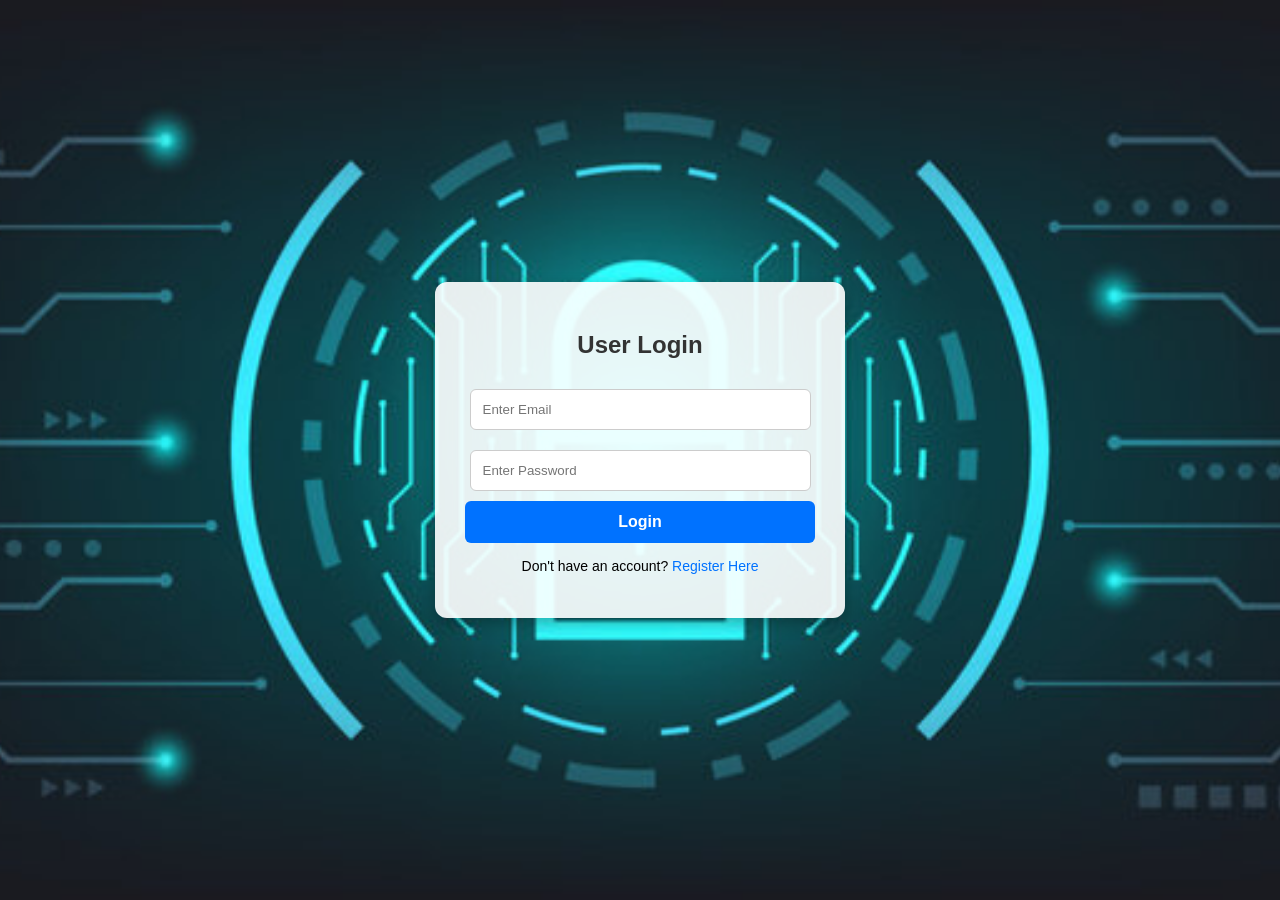
<file: src/main/resources/static/index.html>
<!DOCTYPE html>
<html lang="en">
<head>
  <meta charset="UTF-8">
  <meta name="viewport" content="width=device-width, initial-scale=1.0">
  <title>Art Gallery Management System</title>
  <link rel="stylesheet" href="style1.css">
</head>
<body>
  <script src="agms.js"></script>

  <!-- Header -->
  <header>
    <nav>
      <h1>🎨 Art Gallery</h1>
      <ul>
        <li><a href="index.html">Home</a></li>
        <li><a href="artworks.html">Artworks</a></li>
        <li><a href="artists.html">Artists</a></li>
        <li><a href="exhibitions.html">Exhibitions</a></li>
        <li><a href="contact.html">Contact</a></li>
        <li><a href="admin-login.html">Admin</a></li>
        <li><a href="login.html">Log Out</a></li>

      </ul>
    </nav>
  </header>

  <!-- Hero Section -->
  <section class="hero">
    <h2>Welcome to Our Art Gallery</h2>
    <p>Explore the beauty of art and creativity from world-renowned artists</p>
    <a href="artworks.html" class="btn">Browse Collection</a>
  </section>

  <!-- Footer -->
  <footer>
    <p>&copy; 2025 Art Gallery Management System | All rights reserved</p>
  </footer>
  <script>
  // Redirect user back to login page if not logged in
  if (localStorage.getItem("loggedIn") !== "true") {
    window.location.href = "login.html";
  }
</script>

</body>
</html>
</file>
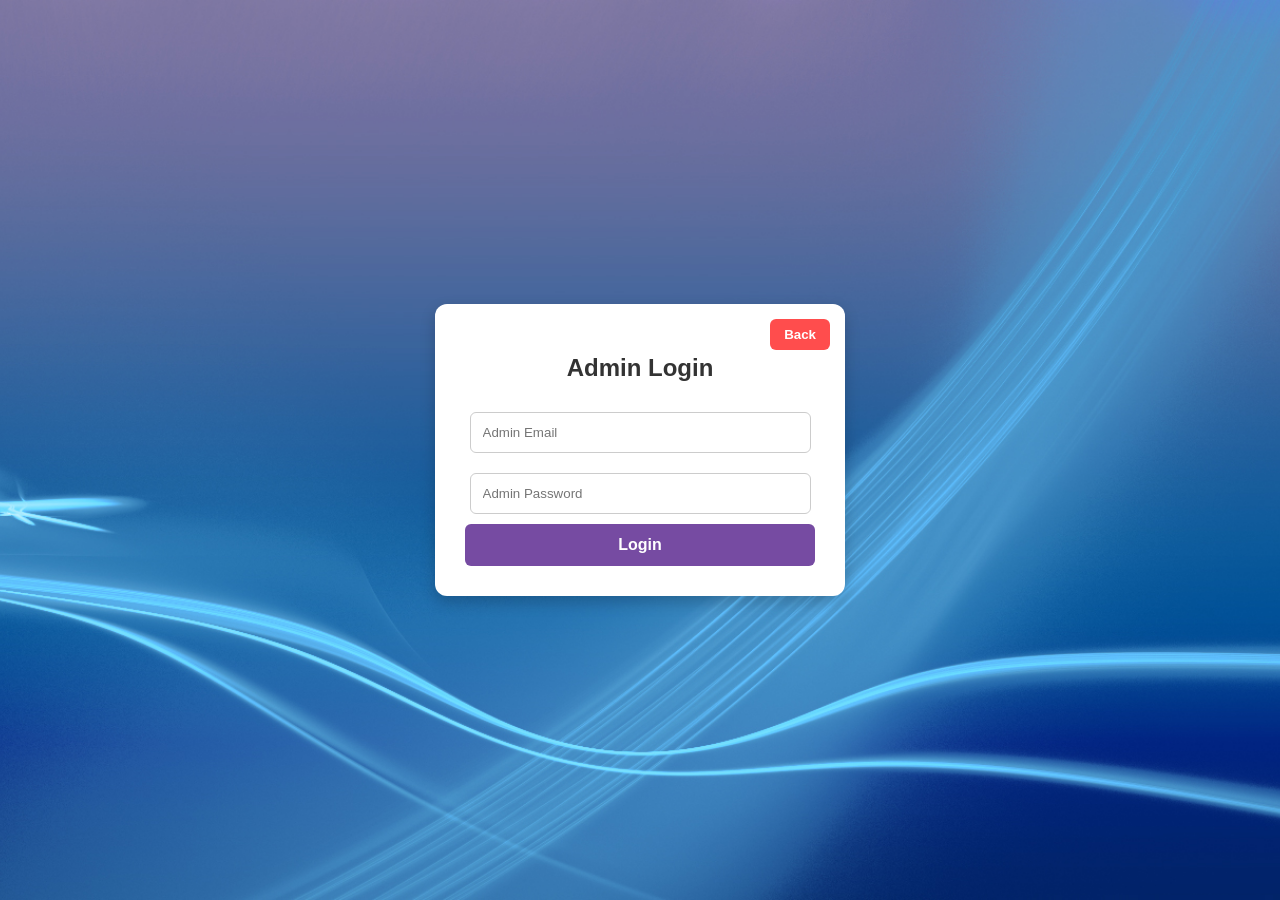
<file: src/main/resources/static/admin-login.html>
<!DOCTYPE html>
<html lang="en">
<head>
  <meta charset="UTF-8">
  <meta name="viewport" content="width=device-width, initial-scale=1.0">
  <title>Admin Login</title>
  <style>
    body {
      font-family: Arial, sans-serif;
      display: flex;
      justify-content: center;
      align-items: center;
      height: 100vh;
      margin: 0;
      background-image: url(admin.jpg);
      background-size: cover;
      background-position: center;
    }
    .login-container {
      background: #fff;
      padding: 30px;
      border-radius: 12px;
      box-shadow: 0 6px 15px rgba(0,0,0,0.2);
      width: 350px;
      text-align: center;
      position: relative;
    }
    h2 { margin-bottom: 20px; color: #333; }
    input[type="text"], input[type="password"] {
      width: 90%; padding: 12px; margin: 10px 0;
      border: 1px solid #ccc; border-radius: 6px;
    }
    input[type="submit"] {
      width: 100%; padding: 12px; background: #764ba2;
      color: white; border: none; border-radius: 6px;
      cursor: pointer; font-size: 16px; font-weight: bold;
    }
    input[type="submit"]:hover { background: #5a3586; }
    .logout-btn {
      position: absolute; top: 15px; right: 15px;
      background: #ff4d4d; color: white; border: none;
      padding: 8px 14px; border-radius: 6px; cursor: pointer; font-weight: bold;
    }
    .logout-btn:hover { background: #cc0000; }
  </style>
</head>
<body>
  <div class="login-container">
    <button class="logout-btn" onclick="logout()">Back</button>
    <h2>Admin Login</h2>
    <form onsubmit="return validateAdminLogin()">
      <input type="text" id="admin-username" placeholder="Admin Email" required><br>
      <input type="password" id="admin-password" placeholder="Admin Password" required><br>
      <input type="submit" value="Login">
    </form>
  </div>

  <script>
    function validateAdminLogin() {
      const email = document.getElementById("admin-username").value;
      const password = document.getElementById("admin-password").value;
console.log("EMAIL:[" + email + "]");
console.log("PASSWORD:[" + password + "]");
      fetch("/api/users/login", {
        method: "POST",
        headers: { "Content-Type": "application/json" },
        body: JSON.stringify({ email: email, password: password })
      })
        .then(response => response.text())
        .then(result => {
          if (result.includes("Role: ADMIN")) {
            localStorage.setItem("adminLoggedIn", "true");
            window.location.href = "admin.html";
          } else {
            alert("Invalid Admin credentials!");
          }
        })
        .catch(error => {
          alert("Error connecting to server. Is the backend running?");
          console.error(error);
        });

      return false;
    }

    function logout() {
      localStorage.removeItem("adminLoggedIn");
      window.location.href = "index.html";
    }
  </script>
</body>
</html>
</file>
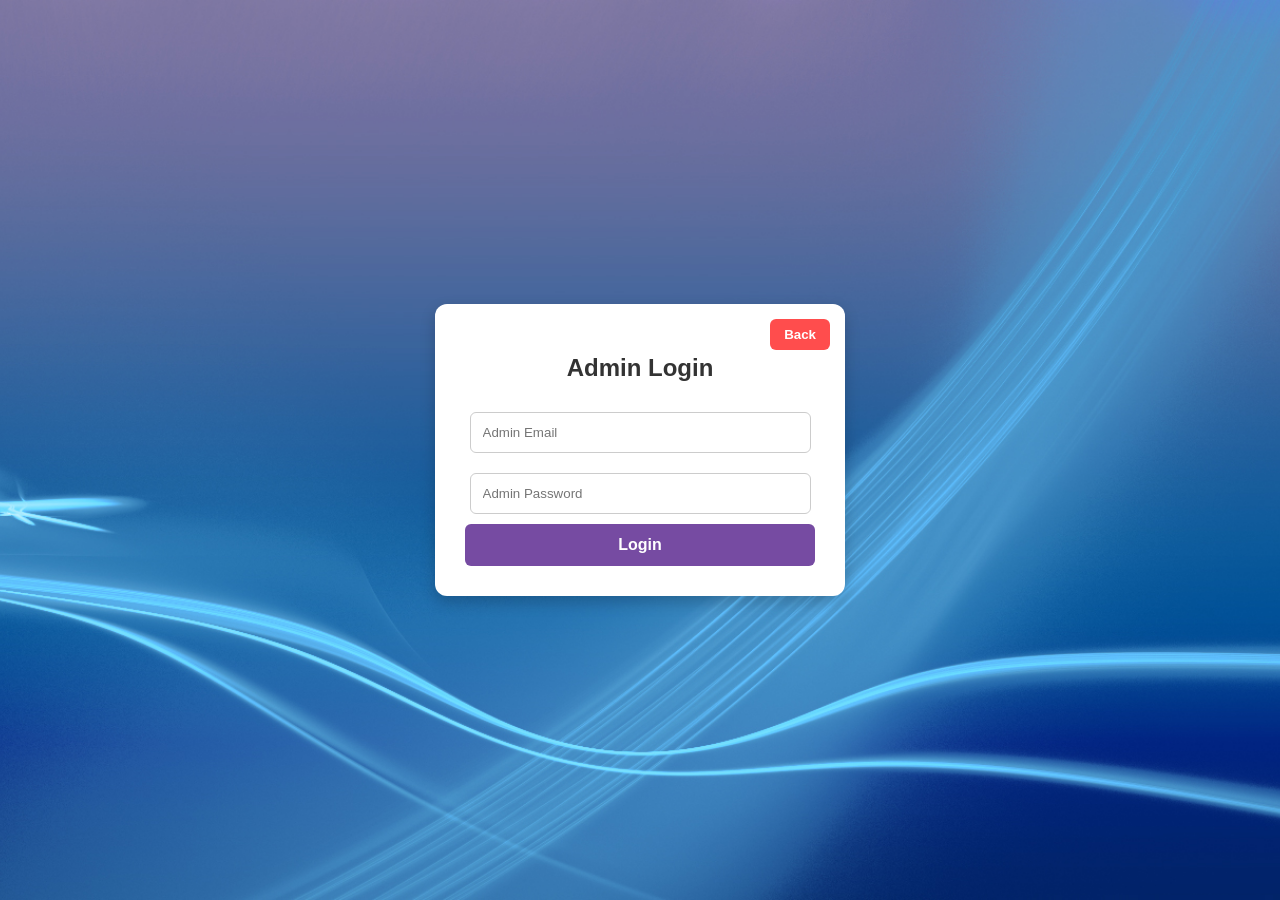
<file: src/main/resources/static/admin.html>
<!DOCTYPE html>
<html lang="en">
<head>
  <meta charset="UTF-8">
  <meta name="viewport" content="width=device-width, initial-scale=1.0">
  <title>Admin Dashboard - Art Gallery</title>
  <style>
    body {
      font-family: Arial, sans-serif;
      background: url("inventory.jpg") no-repeat center center fixed;
      background-size: cover;
      margin: 0;
      padding: 0;
    }
    header {
      background: #222;
      color: white;
      padding: 15px;
      text-align: center;
      position: relative;
    }
    .logout-btn {
      position: absolute;
      right: 20px;
      top: 15px;
      background: #ff4d4d;
      color: white;
      border: none;
      padding: 8px 15px;
      border-radius: 6px;
      cursor: pointer;
      font-weight: bold;
    }
    .logout-btn:hover {
      background: #cc0000;
    }
    .admin-container {
      max-width: 1000px;
      margin: 30px auto;
      background: white;
      padding: 30px;
      border-radius: 10px;
      box-shadow: 0 6px 15px rgba(0,0,0,0.2);
    }
    h2 {
      text-align: center;
      margin-bottom: 20px;
    }
    .stats {
      display: flex;
      justify-content: space-around;
      margin-bottom: 30px;
    }
    .stat-box {
      background: #0072ff;
      color: white;
      padding: 20px;
      border-radius: 8px;
      text-align: center;
      flex: 1;
      margin: 10px;
      font-size: 18px;
      font-weight: bold;
    }
    table {
      width: 100%;
      border-collapse: collapse;
      margin-bottom: 30px;
    }
    th, td {
      border: 1px solid #ddd;
      padding: 12px;
      text-align: left;
    }
    th {
      background: #0072ff;
      color: white;
    }
    button {
      padding: 6px 12px;
      border: none;
      border-radius: 5px;
      cursor: pointer;
    }
    .edit-btn {
      background: #28a745;
      color: white;
    }
    .delete-btn {
      background: #dc3545;
      color: white;
    }
  </style>
</head>
<body>
  <script>
    if (localStorage.getItem("adminLoggedIn") !== "true") {
      window.location.href = "admin-login.html";
    }
  </script>

  <header>
    <h1>Admin Dashboard</h1>
    <button class="logout-btn" onclick="logout()">Logout</button>
  </header>

  <div class="admin-container">
    <h2>Welcome, Admin</h2>

    <div class="stats">
      <div class="stat-box">Artworks: <span id="artworkCount">0</span></div>
      <div class="stat-box">Artists: <span id="artistCount">0</span></div>
    </div>

    <h3>Add New Artwork</h3>
<div style="margin-bottom: 20px;">
  <input type="text" id="newTitle" placeholder="Artwork Title" style="padding:8px; margin:5px;">
  <input type="text" id="newArtist" placeholder="Artist Name" style="padding:8px; margin:5px;">
  <input type="number" id="newPrice" placeholder="Price" style="padding:8px; margin:5px;">
  <input type="text" id="newImageUrl" placeholder="Image URL" style="padding:8px; margin:5px;">
  <input type="text" id="newDescription" placeholder="Description" style="padding:8px; margin:5px;">
  <button onclick="addArtwork()" style="padding:8px 16px; background:#0072ff; color:white; border:none; border-radius:6px; cursor:pointer;">Add Artwork</button>
</div>

    <h3>Manage Artworks</h3>
    <table id="artworkTable">
      <thead>
        <tr>
          <th>Name</th>
          <th>Artist</th>
          <th>Price</th>
          <th>Actions</th>
        </tr>
      </thead>
      <tbody></tbody>
    </table>

    <h3>Manage Artists</h3>
    <table id="artistTable">
      <thead>
        <tr>
          <th>Name</th>
          <th>Country</th>
          <th>Actions</th>
        </tr>
      </thead>
      <tbody></tbody>
    </table>
  </div>

  <h2>Newly Registered Users</h2>
  <table id="userTable" style="width:100%; border-collapse: collapse;">
    <thead>
      <tr>
        <th>Username</th>
        <th>Email</th>
        <th>Mobile</th>
        <th>Registered On</th>
      </tr>
    </thead>
    <tbody></tbody>
  </table>
  <center>
    <button onclick="clearUsers()" style="margin-top: 10px;">Clear All Users</button>
  </center>

  <h3>Purchase Records</h3>
  <table id="purchaseTable" style="width:100%; border-collapse: collapse;">
    <thead>
      <tr>
        <th>Customer Name</th>
        <th>Email</th>
        <th>Artwork Name</th>
        <th>Price (Rs.)</th>
        <th>Date</th>
      </tr>
    </thead>
    <tbody></tbody>
  </table>

  <script>
    let artworks = [];

    let artists = [
      { name: "Vincent Van Gogh", country: "Netherlands" },
      { name: "Leonardo da Vinci", country: "Italy" },
      { name: "Edward Munch", country: "Norway" },
      { name: "Michelangelo", country: "Italy" },
      { name: "Claude Monet", country: "France" },
      { name: "Pablo Picasso", country: "Spain" }
    ];

    function loadDashboard() {
     fetch("/api/artworks")
        .then(response => response.json())
        .then(data => {
          artworks = data;
          document.getElementById("artworkCount").textContent = artworks.length;

          const artworkTbody = document.querySelector("#artworkTable tbody");
          artworkTbody.innerHTML = "";
          artworks.forEach((art) => {
            const row = document.createElement("tr");
            row.innerHTML = `
              <td>${art.title}</td>
              <td>${art.artistName}</td>
              <td>Rs.${art.price}</td>
              <td>
                <button class="edit-btn" onclick="editArtwork(${art.id});">Edit</button>
                <button class="delete-btn" onclick="deleteArtwork(${art.id});">Delete</button>
              </td>
            `;
            artworkTbody.appendChild(row);
          });
        })
        .catch(error => console.error("Error fetching artworks:", error));

      document.getElementById("artistCount").textContent = artists.length;
      const artistTbody = document.querySelector("#artistTable tbody");
      artistTbody.innerHTML = "";
      artists.forEach((artist, index) => {
        const row = document.createElement("tr");
        row.innerHTML = `
          <td>${artist.name}</td>
          <td>${artist.country}</td>
          <td>
            <button class="edit-btn" onclick="editArtist(${index});">Edit</button>
            <button class="delete-btn" onclick="deleteArtist(${index});">Delete</button>
          </td>
        `;
        artistTbody.appendChild(row);
      });
    }

    function editArtwork(id) {
      const artwork = artworks.find(a => a.id === id);
      if (!artwork) return;

      const newTitle = prompt("Enter new artwork title:", artwork.title);
      const newPrice = prompt("Enter new artwork price:", artwork.price);

      if (newTitle) artwork.title = newTitle;
      if (newPrice) artwork.price = parseFloat(newPrice);

      fetch(`/api/artworks/${id}`, {
        method: "PUT",
        headers: { "Content-Type": "application/json" },
        body: JSON.stringify(artwork)
      })
        .then(() => loadDashboard())
        .catch(error => console.error("Error updating artwork:", error));
    }

    function deleteArtwork(id) {
      if (confirm("Are you sure you want to delete this artwork?")) {
        fetch(`/api/artworks/${id}`, { method: "DELETE" })
          .then(() => loadDashboard())
          .catch(error => console.error("Error deleting artwork:", error));
      }
    }
    function addArtwork() {
  const title = document.getElementById("newTitle").value;
  const artistName = document.getElementById("newArtist").value;
  const price = parseFloat(document.getElementById("newPrice").value);
  const imageUrl = document.getElementById("newImageUrl").value;
  const description = document.getElementById("newDescription").value;

  if (!title || !artistName || !price) {
    alert("Please fill in at least title, artist, and price.");
    return;
  }

  fetch("/api/artworks", {
    method: "POST",
    headers: { "Content-Type": "application/json" },
    body: JSON.stringify({ title, artistName, price, imageUrl, description })
  })
    .then(response => response.json())
    .then(data => {
      alert("Artwork added successfully!");
      document.getElementById("newTitle").value = "";
      document.getElementById("newArtist").value = "";
      document.getElementById("newPrice").value = "";
      document.getElementById("newImageUrl").value = "";
      document.getElementById("newDescription").value = "";
      loadDashboard();
    })
    .catch(error => {
      alert("Error adding artwork.");
      console.error(error);
    });
}

    function editArtist(index) {
      const newName = prompt("Enter new artist name:", artists[index].name);
      if (newName) {
        artists[index].name = newName;
      }
      const newCountry = prompt("Enter new artist country:", artists[index].country);
      if (newCountry) {
        artists[index].country = newCountry;
      }
      loadDashboard();
    }

    function deleteArtist(index) {
      if (confirm("Are you sure you want to delete this artist?")) {
        artists.splice(index, 1);
        loadDashboard();
      }
    }

    function logout() {
      localStorage.removeItem("adminLoggedIn");
      window.location.href = "admin-login.html";
    }

    function populateUserTable() {
      fetch("/api/users")
        .then(response => response.json())
        .then(users => {
          const tableBody = document.querySelector("#userTable tbody");
          tableBody.innerHTML = "";
          if (users.length === 0) {
            const row = document.createElement("tr");
            row.innerHTML = `<td colspan="4" style="text-align:center;">No new users registered yet.</td>`;
            tableBody.appendChild(row);
          } else {
           users.forEach(user => {
  const row = document.createElement("tr");
  row.innerHTML = `
    <td>${user.username || '-'}</td>
    <td>${user.email}</td>
    <td>${user.mobile || '-'}</td>
    <td>${user.role}</td>
  `;
  tableBody.appendChild(row);
});
          }
        })
        .catch(error => console.error("Error fetching users:", error));
    }

    function populatePurchaseTable() {
      const purchases = JSON.parse(localStorage.getItem("purchaseRecords")) || [];
      const tableBody = document.querySelector("#purchaseTable tbody");
      tableBody.innerHTML = "";
      if (purchases.length === 0) {
        const row = document.createElement("tr");
        row.innerHTML = `<td colspan="5" style="text-align:center;">No purchases yet.</td>`;
        tableBody.appendChild(row);
      } else {
        purchases.forEach(p => {
          const row = document.createElement("tr");
          row.innerHTML = `
            <td>${p.username}</td>
            <td>${p.email}</td>
            <td>${p.artworkName}</td>
            <td>${p.price}</td>
            <td>${p.date}</td>
          `;
          tableBody.appendChild(row);
        });
      }
    }

    function clearUsers() {
      if (confirm("Are you sure you want to delete all registered users?")) {
        localStorage.removeItem("registeredUsers");
        populateUserTable();
      }
    }

    window.addEventListener('load', function() {
      loadDashboard();
      populateUserTable();
      populatePurchaseTable();
    });
  </script>
</body>
</html>
</file>
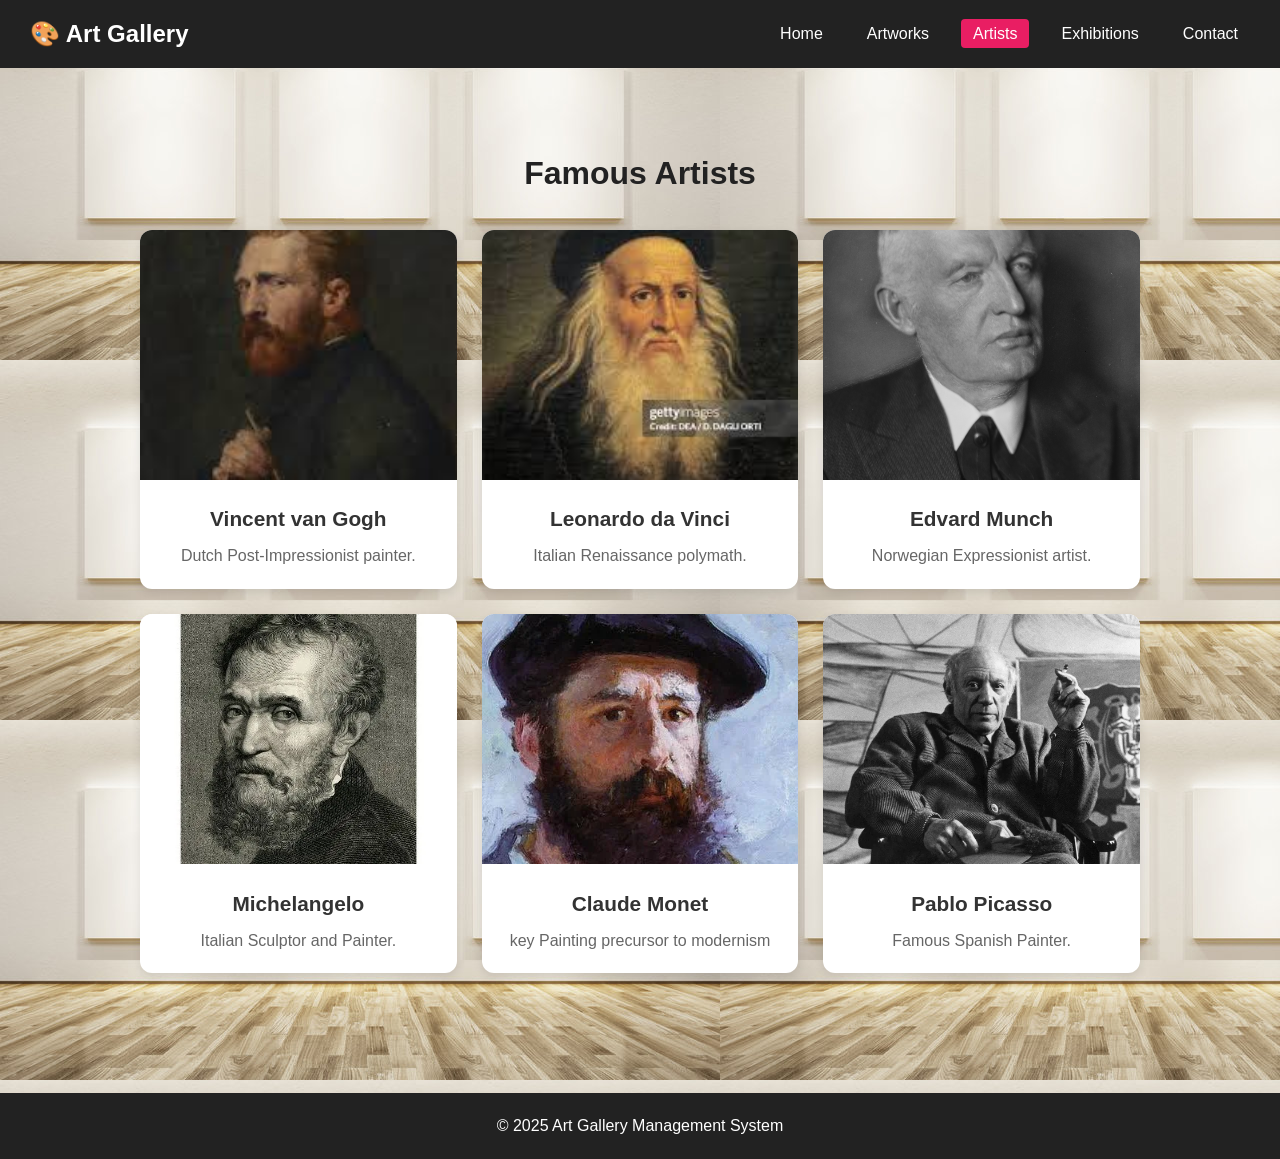
<file: src/main/resources/static/artists.html>
<!DOCTYPE html>
<html lang="en">
<head>
  <meta charset="UTF-8">
  <meta name="viewport" content="width=device-width, initial-scale=1.0">
  <title>Artists - Art Gallery</title>
  <link rel="stylesheet" href="style3.css">
</head>
<body>
  <header>
    <nav>
      <h1>🎨 Art Gallery</h1>
      <ul>
        <li><a href="index.html">Home</a></li>
        <li><a href="artworks.html">Artworks</a></li>
        <li><a href="artists.html" class="active">Artists</a></li>
        <li><a href="exhibitions.html">Exhibitions</a></li>
        <li><a href="contact.html">Contact</a></li>
      </ul>
    </nav>
  </header>

  <section class="artists">
    <h2>Famous Artists</h2>
    <div class="grid">
      <div class="card">
        <img src="vincent.jpeg" alt="Van Gogh">
        <h3>Vincent van Gogh</h3>
        <p>Dutch Post-Impressionist painter.</p>
      </div>
      <div class="card">
        <img src="davinci.jpeg" alt="Da Vinci">
        <h3>Leonardo da Vinci</h3>
        <p>Italian Renaissance polymath.</p>
      </div>
      <div class="card">
        <img src="much.jpg" alt="Munch">
        <h3>Edvard Munch</h3>
        <p>Norwegian Expressionist artist.</p>
      </div>

      <div class="card">
        <img src="michalangelo.webp" alt="Michelangelo">
        <h3>Michelangelo</h3>
        <p>Italian Sculptor and Painter.</p>
      </div>

      <div class="card">
        <img src="monet.webp" alt="claudemonet">
        <h3>Claude Monet</h3>
        <p>key Painting precursor to modernism</p>
      </div>


      <div class="card">
        <img src="pablo.webp" alt="pablopicasso">
        <h3>Pablo Picasso</h3>
        <p>Famous Spanish Painter.</p>
      </div>

 
    </div>
  </section>

  <footer>
    <p>&copy; 2025 Art Gallery Management System</p>
  </footer>
</body>
</html>
</file>
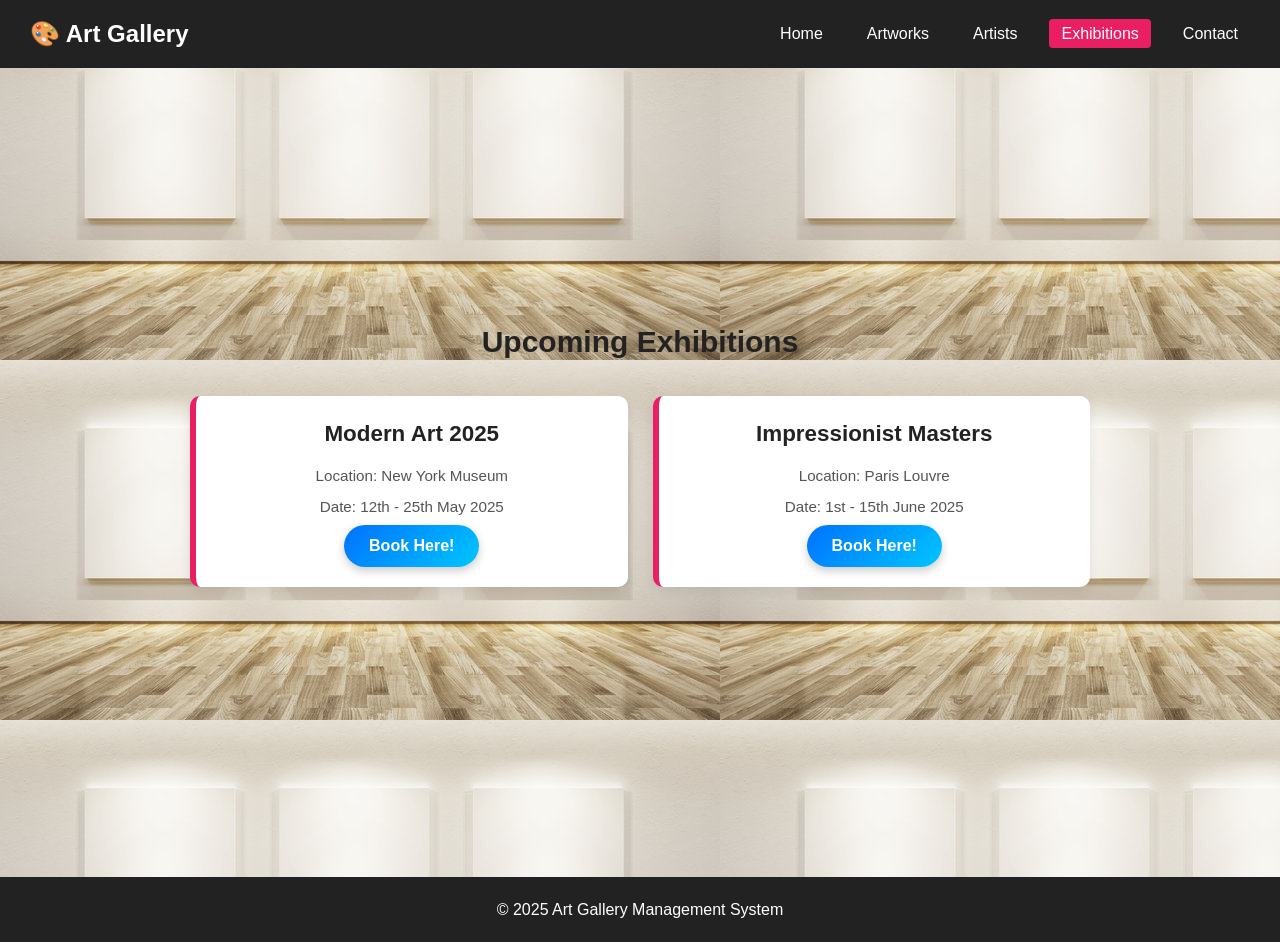
<file: src/main/resources/static/exhibitions.html>
<!DOCTYPE html>
<html lang="en">
<head>
  <meta charset="UTF-8">
  <meta name="viewport" content="width=device-width, initial-scale=1.0">
  <title>Exhibitions - Art Gallery</title>
  <link rel="stylesheet" href="style4.css">
</head>
<body>
  <header>
    <nav>
      <h1>🎨 Art Gallery</h1>
      <ul>
        <li><a href="index.html">Home</a></li>
        <li><a href="artworks.html">Artworks</a></li>
        <li><a href="artists.html">Artists</a></li>
        <li><a href="exhibitions.html" class="active">Exhibitions</a></li>
        <li><a href="contact.html">Contact</a></li>
      </ul>
    </nav>
  </header>

  <section class="exhibitions">
    <h2>Upcoming Exhibitions</h2>
    <div class="grid">
      <div class="card"><center>
        <h3>Modern Art 2025</h3>
        <p>Location: New York Museum</p>
        <p>Date: 12th - 25th May 2025</p>
        <button type="button" onclick="bookEvent()">Book Here!</button>
        </center>
      </div>
      <div class="card"><center>
        <h3>Impressionist Masters</h3>
        <p>Location: Paris Louvre</p>
        <p>Date: 1st - 15th June 2025</p>
    <button type="button" onclick="bookEvent()">Book Here!</button>
       </center>
      </div>
    </div>
  </section>

  <footer>
    <p>&copy; 2025 Art Gallery Management System</p>
  </footer>
    
    <script>
    function bookEvent() {
      alert("🎉 EVENT BOOKED SUCCESSFULLY!\n\n📧 The ticket will be sent to your Mail ID.");
    }
  </script>
  
</body>
</html>
</file>
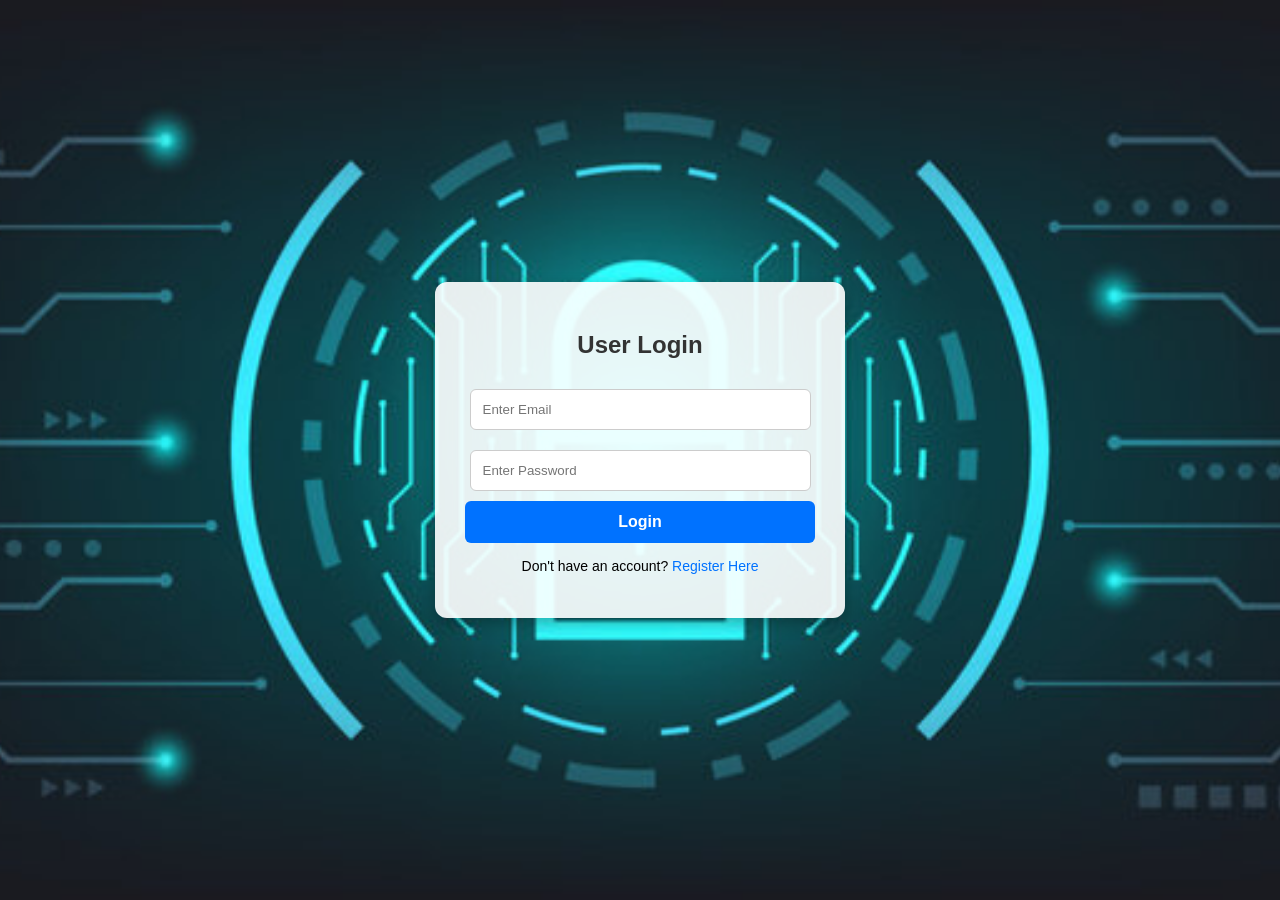
<file: src/main/resources/static/login.html>
<!DOCTYPE html>
<html lang="en">
<head>
  <meta charset="UTF-8">
  <meta name="viewport" content="width=device-width, initial-scale=1.0">
  <title>User Login</title>
  <style>
    body {
      font-family: Arial, sans-serif;
      background: url("ulogin.jpg") no-repeat center center fixed;
      background-size: cover;
      display: flex;
      justify-content: center;
      align-items: center;
      height: 100vh;
      margin: 0;
    }
    .login-container {
      background: rgba(255, 255, 255, 0.9);
      padding: 30px;
      border-radius: 12px;
      box-shadow: 0 6px 15px rgba(0,0,0,0.3);
      width: 350px;
      text-align: center;
    }
    h2 {
      margin-bottom: 20px;
      color: #333;
    }
    input[type="text"], input[type="password"] {
      width: 90%;
      padding: 12px;
      margin: 10px 0;
      border: 1px solid #ccc;
      border-radius: 6px;
    }
    input[type="submit"] {
      width: 100%;
      padding: 12px;
      background: #0072ff;
      color: white;
      border: none;
      border-radius: 6px;
      cursor: pointer;
      font-size: 16px;
      font-weight: bold;
    }
    input[type="submit"]:hover {
      background: #0057cc;
    }
    p {
      margin-top: 15px;
      font-size: 14px;
    }
    a {
      color: #0072ff;
      text-decoration: none;
    }
    a:hover {
      text-decoration: underline;
    }
  </style>
</head>
<body>
  <div class="login-container">
    <h2>User Login</h2>
    <form onsubmit="return validateLogin()">
      <input type="text" id="username" placeholder="Enter Email" required><br>
      <input type="password" id="password" placeholder="Enter Password" required><br>
      <input type="submit" value="Login">
    </form>
    <p>Don't have an account? <a href="registration.html">Register Here</a></p>
  </div>

  <script>
    function validateLogin() {
      const email = document.getElementById("username").value;
      const password = document.getElementById("password").value;

      fetch("/api/users/login", {
        method: "POST",
        headers: { "Content-Type": "application/json" },
        body: JSON.stringify({ email: email, password: password })
      })
        .then(response => response.text())
        .then(result => {
          if (result.includes("Login successful")) {
            localStorage.setItem("loggedIn", "true");
            localStorage.setItem("userEmail", email);
            alert("Login successful! Redirecting...");
            window.location.href = "index.html";
          } else {
            alert("Invalid email or password. Try again.");
          }
        })
        .catch(error => {
          alert("Error connecting to server. Is the backend running?");
          console.error(error);
        });

      return false;
    }
  </script>
</body>
</html>
</file>
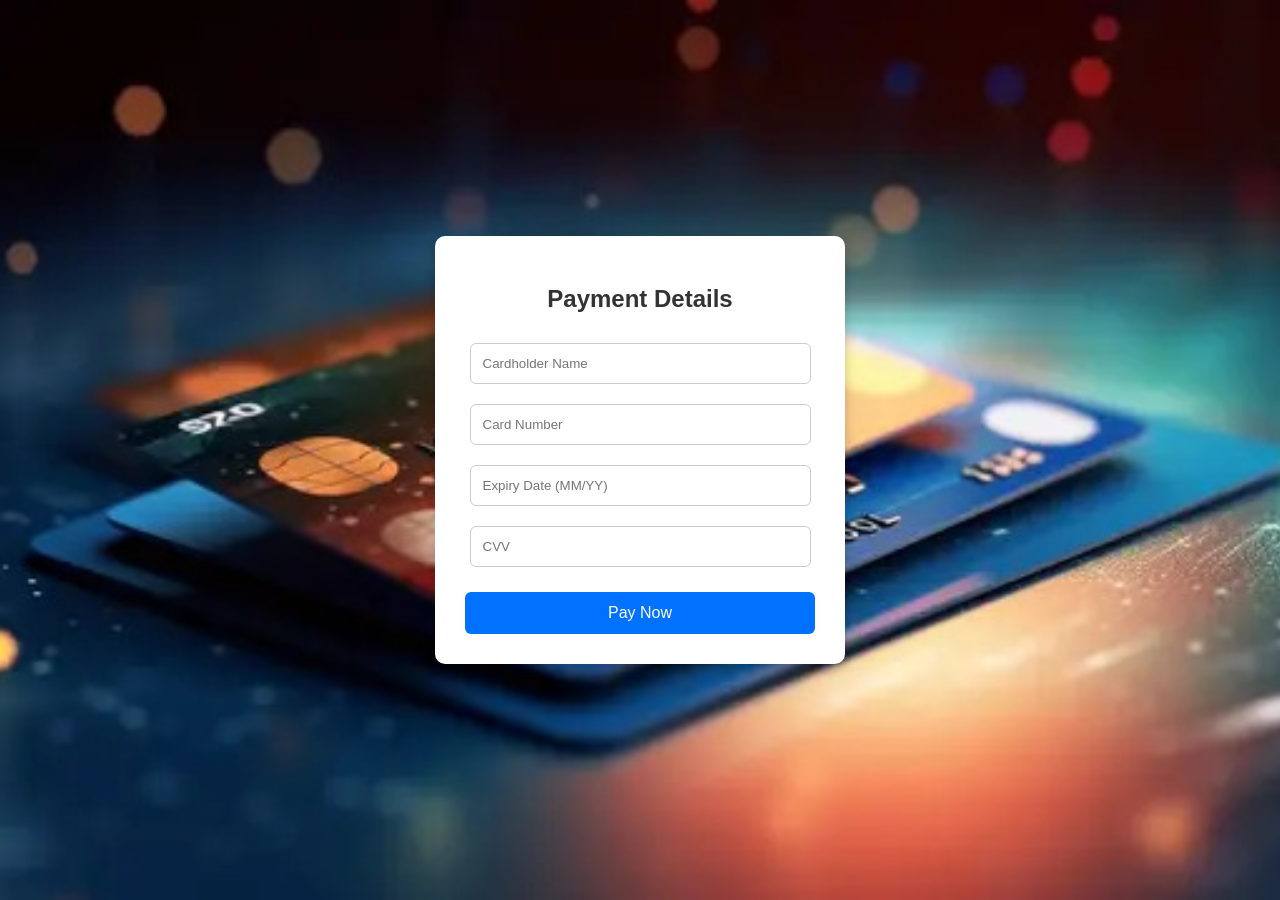
<file: src/main/resources/static/payment.html>
<!DOCTYPE html>
<html lang="en">
<head>
  <meta charset="UTF-8">
  <meta name="viewport" content="width=device-width, initial-scale=1.0">
  <title>Payment Page</title>
  <style>
    body {
      font-family: Arial, sans-serif;
      background: url("paying.jpg") no-repeat center center fixed;
      background-size: cover;
      display: flex;
      justify-content: center;
      align-items: center;
      height: 100vh;
      margin: 0;
    }
    .payment-container {
      background: white;
      padding: 30px;
      border-radius: 10px;
      box-shadow: 0 4px 12px rgba(0,0,0,0.2);
      width: 350px;
      text-align: center;
    }
    h2 {
      margin-bottom: 20px;
      color: #333;
    }
    input {
      width: 90%;
      padding: 12px;
      margin: 10px 0;
      border: 1px solid #ccc;
      border-radius: 6px;
    }
    button {
      width: 100%;
      padding: 12px;
      background: #0072ff;
      color: white;
      border: none;
      border-radius: 6px;
      cursor: pointer;
      font-size: 16px;
      margin-top: 15px;
    }
    button:hover {
      background: #0057cc;
    }
  </style>
</head>
<body>
  <div class="payment-container">
    <h2>Payment Details</h2>
    <form onsubmit="return processPayment()">
      <input type="text" placeholder="Cardholder Name" required><br>
      <input type="text" placeholder="Card Number" maxlength="16" required><br>
      <input type="text" placeholder="Expiry Date (MM/YY)" required><br>
      <input type="text" placeholder="CVV" maxlength="3" required><br>
      <button type="submit">Pay Now</button>
    </form>
  </div>

<script>
  function processPayment() {
    alert("Payment Successful! 🎉\n\nE-Payment bill will be sent to your Mail ID!");
    
    window.location.href = "index.html"; // Redirect back to home after payment
    return false; // Prevent actual form submission
  }
</script>

</body>
</html>
</file>
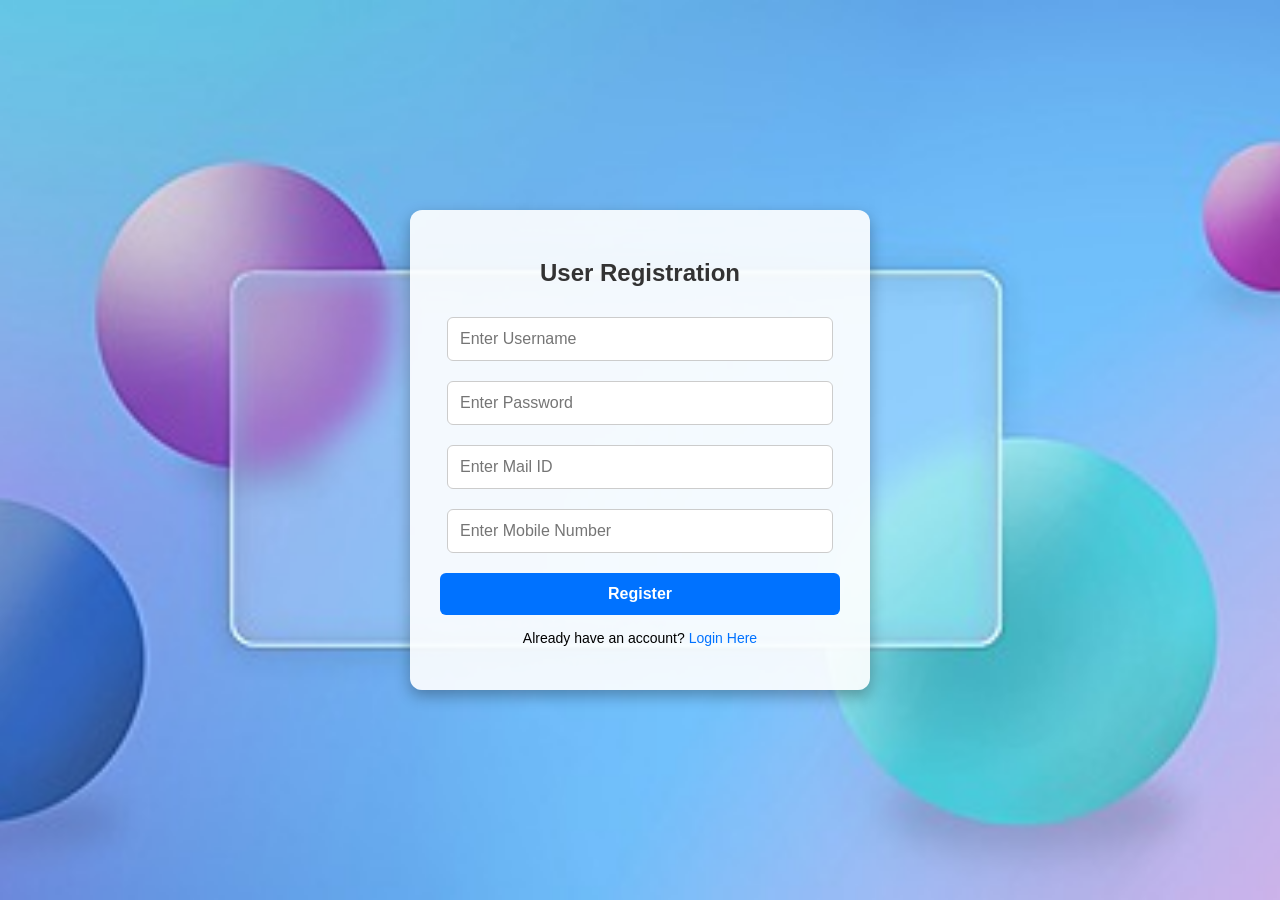
<file: src/main/resources/static/registration.html>
<!DOCTYPE html>
<html lang="en">
<head>
  <meta charset="UTF-8">
  <meta name="viewport" content="width=device-width, initial-scale=1.0">
  <title>User Registration</title>
  <style>
    body {
      font-family: Arial, sans-serif;
      background: url("reg.jpg") no-repeat center center fixed;
      background-size: cover;
      display: flex;
      justify-content: center;
      align-items: center;
      height: 100vh;
      margin: 0;
    }
    .register-container {
      background: rgba(255, 255, 255, 0.9); /* slight transparency so image is visible */
      padding: 30px;
      border-radius: 12px;
      box-shadow: 0 6px 15px rgba(0,0,0,0.3);
      width: 400px;
      text-align: center;
    }
    h2 {
      margin-bottom: 20px;
      color: #333;
    }
    input {
      width: 90%;
      padding: 12px;
      margin: 10px 0;
      border: 1px solid #ccc;
      border-radius: 6px;
      font-size: 1rem;
    }
    button {
      width: 100%;
      padding: 12px;
      background: #0072ff;
      color: white;
      border: none;
      border-radius: 6px;
      cursor: pointer;
      font-size: 16px;
      font-weight: bold;
      margin-top: 10px;
    }
    button:hover {
      background: #0057cc;
    }
    p {
      margin-top: 15px;
      font-size: 14px;
    }
    a {
      color: #0072ff;
      text-decoration: none;
    }
    a:hover {
      text-decoration: underline;
    }
  </style>
</head>
<body>
  <div class="register-container">
    <h2>User Registration</h2>
    <form onsubmit="return registerUser()">
      <input type="text" id="username" placeholder="Enter Username" required><br>
      <input type="password" id="password" placeholder="Enter Password" required><br>
      <input type="email" id="email" placeholder="Enter Mail ID" required><br>
      <input type="tel" id="mobile" placeholder="Enter Mobile Number" pattern="[0-9]{10}" required><br>
      <button type="submit">Register</button>
    </form>
    <p>Already have an account? <a href="login.html">Login Here</a></p>
  </div>

  <script>
  function registerUser() {
    const username = document.getElementById("username").value;
    const password = document.getElementById("password").value;
    const email = document.getElementById("email").value;
    const mobile = document.getElementById("mobile").value;

    fetch("/api/users/register", {
      method: "POST",
      headers: { "Content-Type": "application/json" },
      body: JSON.stringify({ username, email, password, mobile })
    })
      .then(response => response.json())
      .then(data => {
        alert("🎉 Registration Successful!\n\nPlease login the website to proceed!");
        window.location.href = "login.html";
      })
      .catch(error => {
        alert("Registration failed. Is the backend running?");
        console.error(error);
      });

    return false;
  }
</script>
</body>
</html>
</file>
<file: src/main/resources/static/style1.css>
body {
  margin: 0;
  font-family: Arial, sans-serif;
  background: #f9f9f9;
  color: #333;
}

header {
  background: #222;
  color: white;
  padding: 15px 30px;
}

nav {
  display: flex;
  justify-content: space-between;
  align-items: center;
}

nav ul {
  list-style: none;
  display: flex;
  gap: 20px;
}

nav ul li a {
  color: white;
  text-decoration: none;
}

nav ul li a.active,
nav ul li a:hover {
  text-decoration: underline;
}

.hero {
  text-align: center;
  padding: 60px 20px;
  background: url("../images/gallery-bg.jpg") no-repeat center center/cover;
  color: white;
}

.hero h2 {
  font-size: 2.5em;
}

.btn {
  display: inline-block;
  margin-top: 20px;
  padding: 10px 20px;
  background: #e91e63;
  color: white;
  text-decoration: none;
  border-radius: 5px;
}

.gallery, .artists, .exhibitions, .contact {
  padding: 40px 20px;
  text-align: center;
}

.grid {
  display: grid;
  grid-template-columns: repeat(auto-fit, minmax(250px, 1fr));
  gap: 20px;
}

.card {
  background: white;
  border-radius: 10px;
  padding: 15px;
  box-shadow: 0 4px 6px rgba(0,0,0,0.1);
}

.card img {
  max-width: 100%;
  border-radius: 10px;
}

form {
  max-width: 400px;
  margin: auto;
  display: flex;
  flex-direction: column;
  gap: 15px;
}

form input, form textarea, form button {
  padding: 10px;
  border-radius: 5px;
  border: 1px solid #ccc;
}

form button {
  background: #007bff;
  color: white;
  cursor: pointer;
}

form button:hover {
  background: #0056b3;
}

footer {
  text-align: center;
  padding: 20px;
  background: #222;
  color: white;
}
/* Hero section */
.hero {
  text-align: center;
  padding: 250px 20px;
  background-image: url(homepages.jpg);
}

.hero h2 {
  color: skyblue;   
  font-size: 3.5rem;
  font-weight: bold;
  text-transform: uppercase;

  /* ✅ 3D Effect with multiple shadows */
  text-shadow: 1px 1px 0 #000,
               2px 2px 0 #333,
               3px 3px 0 #555,
               4px 4px 0 #777;

  transform: perspective(500px) rotateX(10deg); /* tilt in 3D */
}

.hero p {
  color: skyblue; 
  font-size: 30px;   
  font-weight: 500;

  /* ✅ Softer 3D effect */
  text-shadow: 1px 1px 0 #000,
               2px 2px 2px rgba(0,0,0,0.5);

  transform: perspective(500px) rotateY(-5deg); /* slight tilt */   
}

/* Button with background image + fade-in */
.btn {
  display: inline-block;
  padding: 14px 32px;
  font-size: 18px;
  font-weight: bold;
  color: #fff;
  border-radius: 10px;
  text-decoration: none;
  position: relative;
  overflow: hidden;
  border: none;
  cursor: pointer;
  z-index: 1;
}
</file>
<file: src/main/resources/static/style3.css>
/* Reset */
* {
  margin: 0;
  padding: 0;
  box-sizing: border-box;
}

body {
  font-family: Arial, sans-serif;
  background: #f4f4f9;
  background-image: url(inventory.jpg);
  color: #333;
  line-height: 1.6;
}

/* Header & Navigation */
header {
  background: #222;
  color: white;
  padding: 15px 30px;
}

nav {
  display: flex;
  justify-content: space-between;
  align-items: center;
}

nav h1 {
  font-size: 1.5rem;
}

nav ul {
  list-style: none;
  display: flex;
  gap: 20px;
}

nav ul li a {
  color: white;
  text-decoration: none;
  padding: 6px 12px;
  border-radius: 4px;
  transition: background 0.3s ease;
}

nav ul li a:hover,
nav ul li a.active {
  background: #e91e63;
}

/* Artists Section */
.artists {
  padding: 80px 20px;
  text-align: center;
}

.artists h2 {
  font-size: 2rem;
  margin-bottom: 30px;
  color: #222;
}

/* Grid Layout */
.grid {
  display: grid;
  grid-template-columns: repeat(auto-fit, minmax(250px, 1fr));
  gap: 25px;
  max-width: 1000px;
  margin: 0 auto;
}

/* Artist Card */
.card {
  background: white;
  border-radius: 12px;
  box-shadow: 0 4px 10px rgba(0,0,0,0.1);
  overflow: hidden;
  transition: transform 0.3s ease, box-shadow 0.3s ease;
}

.card:hover {
  transform: translateY(-8px);
  box-shadow: 0 8px 20px rgba(0,0,0,0.15);
}

.card img {
  width: 100%;
  height: 250px;
  object-fit: cover;
}

.card h3 {
  margin: 15px 0 8px;
  font-size: 1.3rem;
  color: #333;
}

.card p {
  margin-bottom: 20px;
  padding: 0 15px;
  color: #666;
}

/* Footer */
footer {
  margin-top: 40px;
  padding: 20px;
  text-align: center;
  background: #222;
  color: white;
}

/* Responsive tweaks */
@media (max-width: 600px) {
  nav {
    flex-direction: column;
    gap: 10px;
  }
}
</file>
<file: src/main/resources/static/style4.css>
/* Reset */
* {
  margin: 0;
  padding: 0;
  box-sizing: border-box;
}

body {
  font-family: Arial, sans-serif;
  background: #fdfdfd;
  background-image: url(inventory.jpg);
  color: #333;
  line-height: 1.6;
}

/* Header & Navigation */
header {
  background: #222;
  color: white;
  padding: 15px 30px;
}

nav {
  display: flex;
  justify-content: space-between;
  align-items: center;
}

nav h1 {
  font-size: 1.5rem;
}

nav ul {
  list-style: none;
  display: flex;
  gap: 20px;
}

nav ul li a {
  color: white;
  text-decoration: none;
  padding: 6px 12px;
  border-radius: 4px;
  transition: background 0.3s ease;
}

nav ul li a:hover,
nav ul li a.active {
  background: #e91e63;
}

/* Exhibitions Section */
.exhibitions {
  padding: 250px 20px;
  text-align: center;
}

.exhibitions h2 {
  font-size: 30px;
  margin-bottom: 30px;
  color: #222;
}   

/* Grid Layout */
.grid {
  display: grid;
  grid-template-columns: repeat(auto-fit, minmax(280px, 1fr));
  gap: 25px;
  max-width: 900px;
  margin: 0 auto;
}

/* Exhibition Card */
.card {
  background: white;
  border-left: 6px solid #e91e63;
  border-radius: 10px;
  padding: 20px;
  text-align: left;
  box-shadow: 0 4px 12px rgba(0,0,0,0.08);
  transition: transform 0.3s ease, box-shadow 0.3s ease;
}

.card:hover {
  transform: translateY(-6px);
  box-shadow: 0 8px 18px rgba(0,0,0,0.15);
}

.card h3 {
  margin-bottom: 12px;
  font-size: 1.4rem;
  color: #222;
}

.card p {
  margin: 6px 0;
  color: #555;
  font-size: 0.95rem;
}

/* Footer */
footer {
  margin-top: 40px;
  padding: 20px;
  text-align: center;
  background: #222;
  color: white;
}

/* Responsive tweaks */
@media (max-width: 600px) {
  nav {
    flex-direction: column;
    gap: 10px;
  }
}

button {
  background: linear-gradient(135deg, #0072ff, #00c6ff); /* nice gradient */
  color: white;
  border: none;
  padding: 12px 25px;
  border-radius: 50px;   /* rounded pill style */
  font-size: 16px;
  font-weight: bold;
  cursor: pointer;
  transition: all 0.3s ease-in-out;
  box-shadow: 0 4px 10px rgba(0,0,0,0.2);
}

button:hover {
  background: linear-gradient(135deg, #0057cc, #0096d6); /* darker hover */
  transform: scale(1.05); /* small zoom effect */
  box-shadow: 0 6px 15px rgba(0,0,0,0.3);
}

button:active {
  transform: scale(0.95); /* press-down effect */
}
</file>
